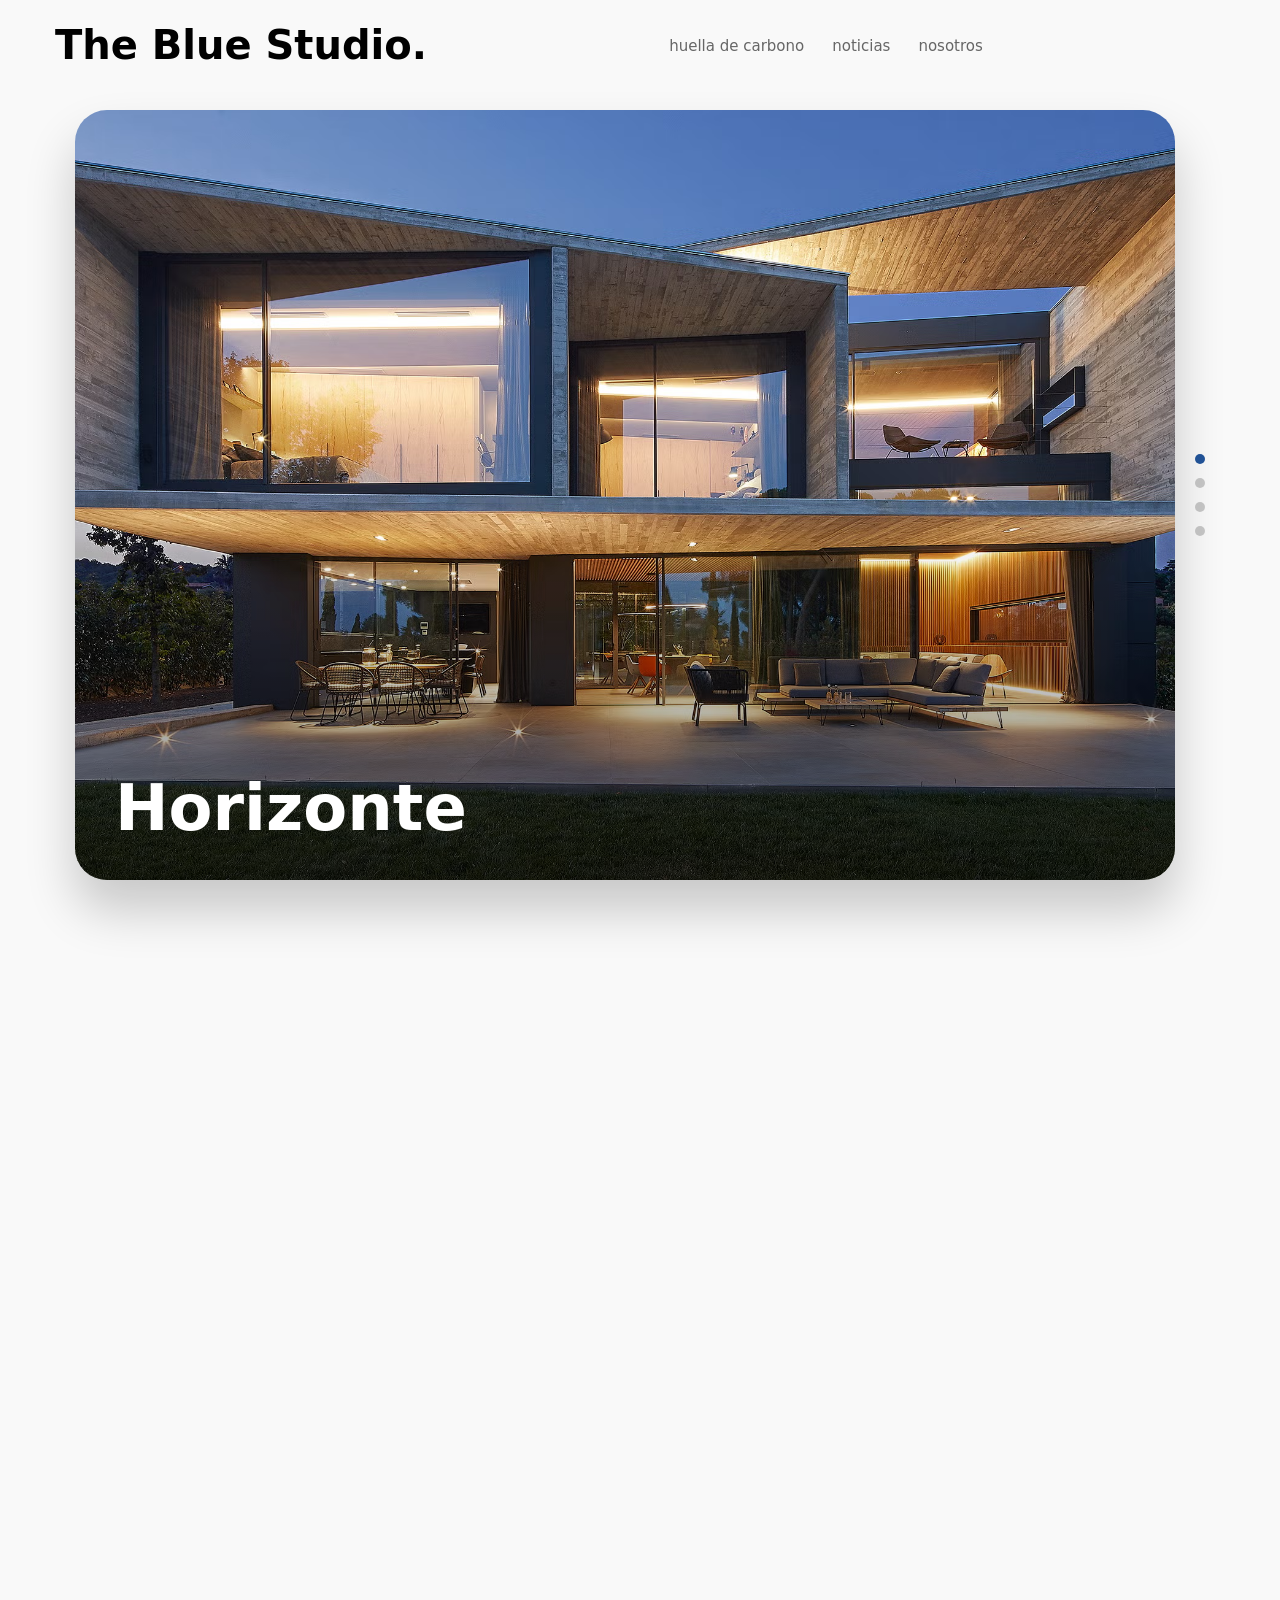
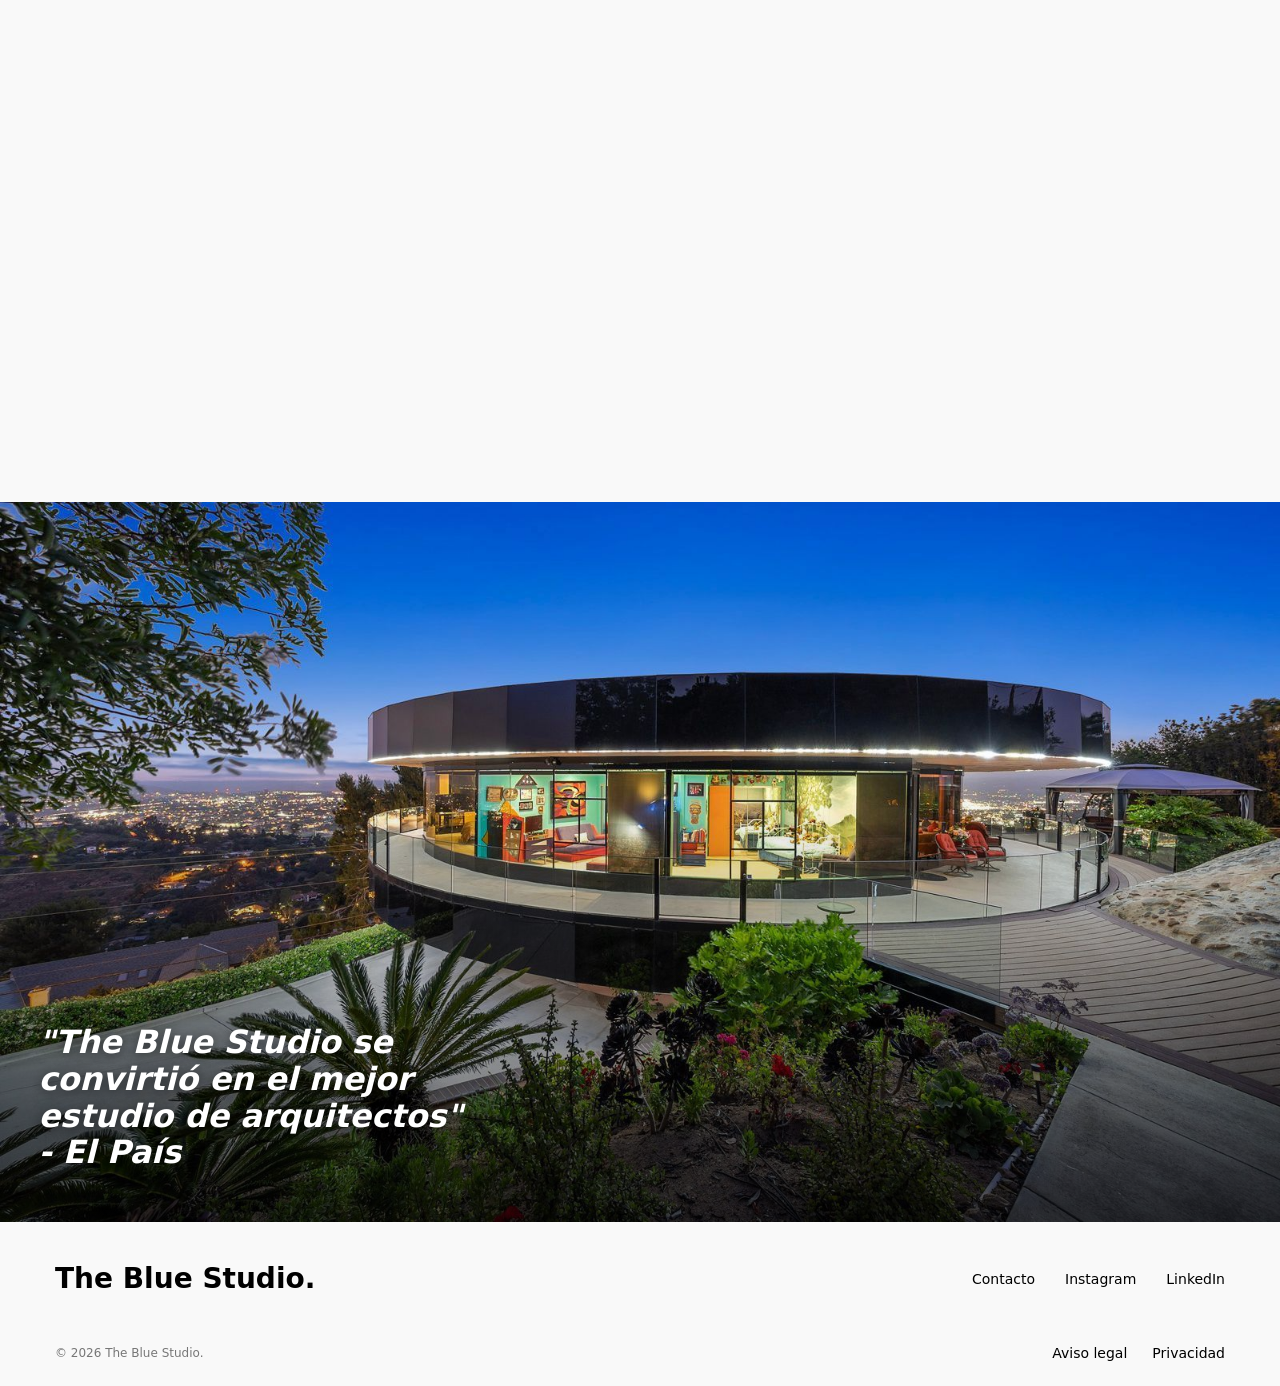
<file: index.html>
<!DOCTYPE html>
<html lang="es">
<head>
	<meta charset="UTF-8">
	<meta name="viewport" content="width=device-width, initial-scale=1.0">
	<meta property="og:title" content="The Blue Studio">
	<meta property="og:description" content="Estudio de arquitectura y diseño. Descubre nuestros proyectos, noticias y filosofía.">
	<meta property="og:type" content="website">
	<meta property="og:url" content="https://elestudioazul.netlify.app">
	<meta property="og:site_name" content="The Blue Studio">
	<title>TheBlueStudio</title>
	<link rel="stylesheet" href="css/style.css">
	<link rel="stylesheet" href="css/elementosStyle.css">
	<link rel="icon" type="image/png" href="img/casa4.jpg">
	<script defer src="js/header.js"></script>
	<script defer src="js/casas.js"></script>
</head>

<body>

	<header>
		<h1 class="logo">
			<a href="index.html">The Blue Studio.</a>
		</h1>

		<nav>
			<ul>
				<li><a href="huellaDeCarbono.html">huella de carbono</a></li>
				<li><a href="noticias.html">noticias</a></li>
				<li><a href="nosotros.html">nosotros</a></li>
			</ul>
		</nav>
	</header>

	<section class="casasScroll">
		<div class="casasCarrusel">
	
			<div class="carruselTarjeta">
				<div class="carruselSlide activo">
					<img src="img/casa1.avif" alt="Casa Horizonte">
					<h2>Horizonte</h2>
				</div>
				<div class="carruselSlide">
					<img src="img/casa2.jpg" alt="Casa Elemental">
					<h2>Elemental</h2>
				</div>
				<div class="carruselSlide">
					<img src="img/casa3.jpg" alt="Casa Siliente">
					<h2>Siliente</h2>
				</div>
				<div class="carruselSlide">
					<img src="img/casa4.jpg" alt="Casa Tangente">
					<h2>Tangente</h2>
				</div>
			</div>
	
			<div class="carruselDots">
				<span class="dot activo"></span>
				<span class="dot"></span>
				<span class="dot"></span>
				<span class="dot"></span>
			</div>
	
		</div>
	</section>

	<section class="citaProyecto">
		<h3 class="citaTexto">
			"The Blue Studio se<br>
			convirtió en el mejor<br>
			estudio de arquitectos"<br>
			- El País
		</h3>

		<img src="img/casaElPais.jpg" alt="Proyecto de The Blue Studio">
	</section>

	<footer>
		<div class="footer-principal">
			<h2>The Blue Studio.</h2>

			<div class="footer-links">
				<a>Contacto</a>
				<a>Instagram</a>
				<a>LinkedIn</a>
			</div>
		</div>

		<div class="footer-inferior">
			<p>© 2026 The Blue Studio.</p>

			<div>
				<a>Aviso legal</a>
				<a>Privacidad</a>
			</div>
		</div>
	</footer>

</body>
</html>
</file>
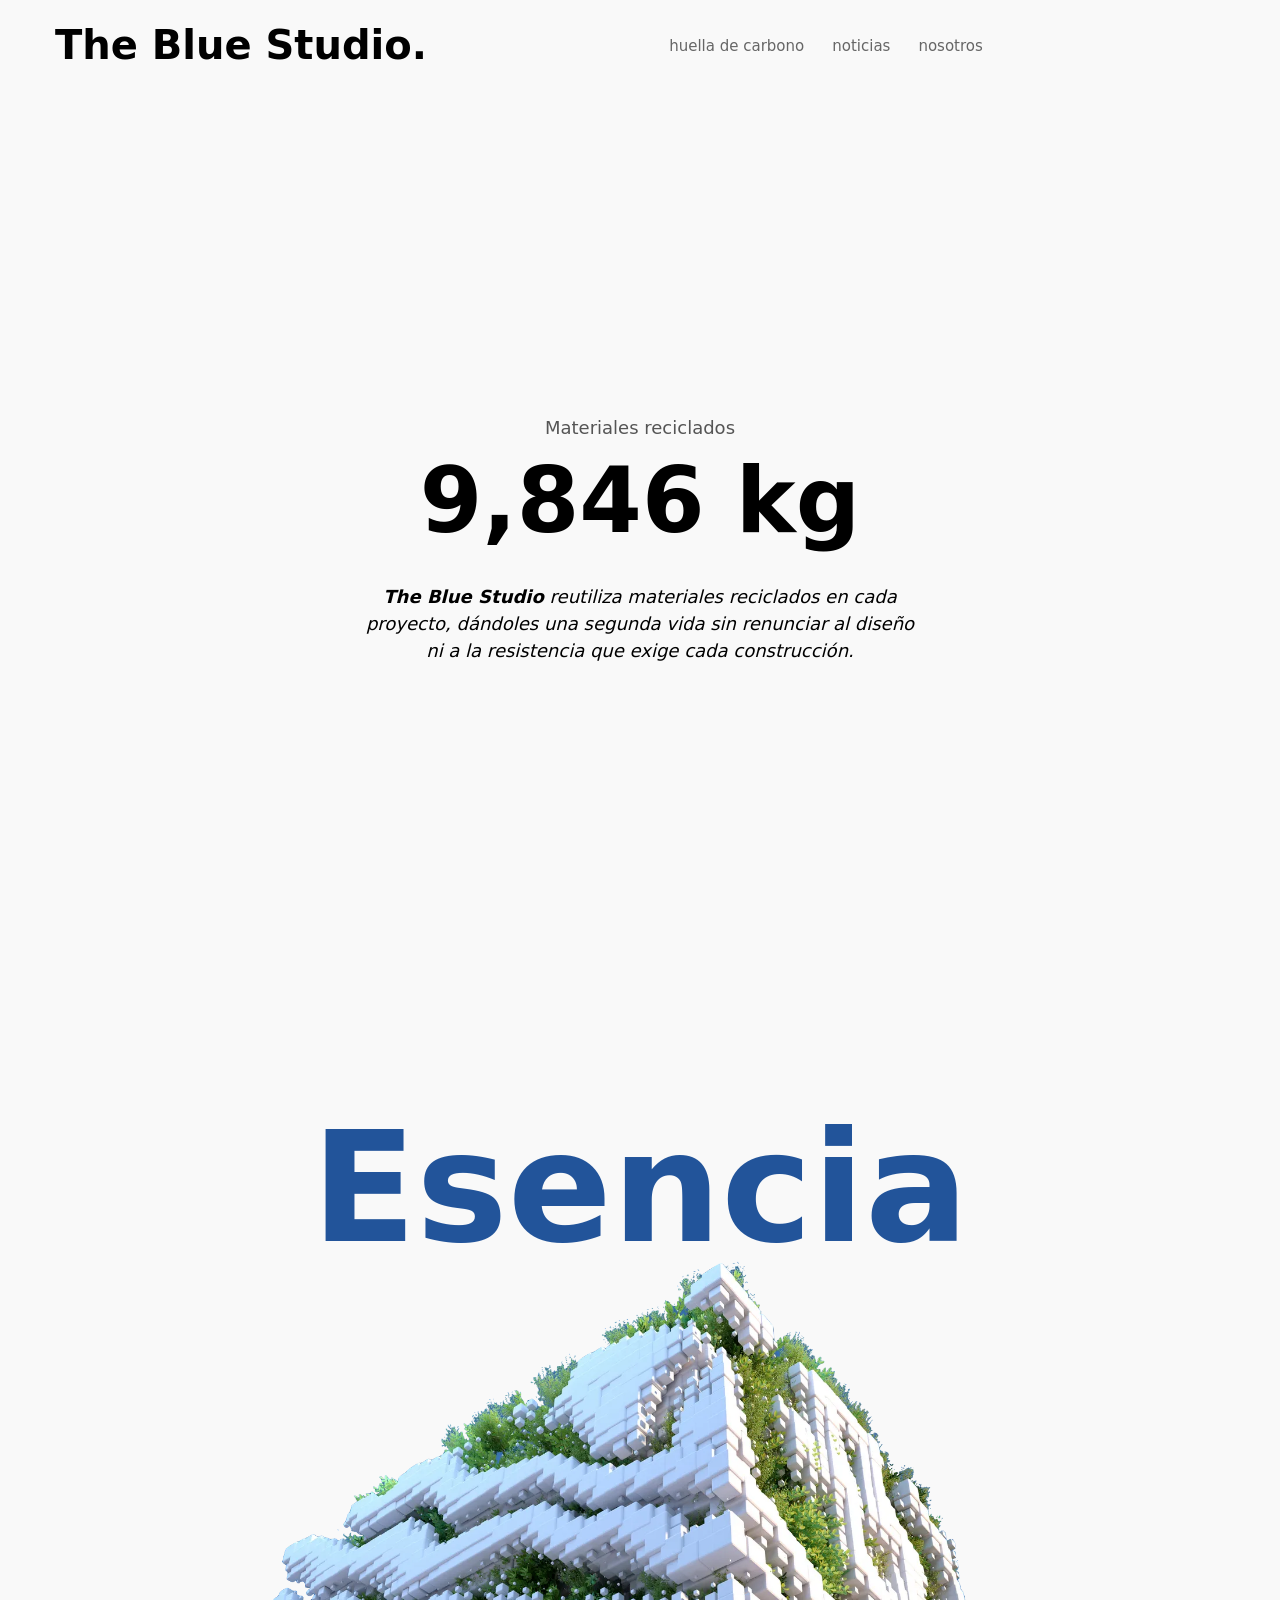
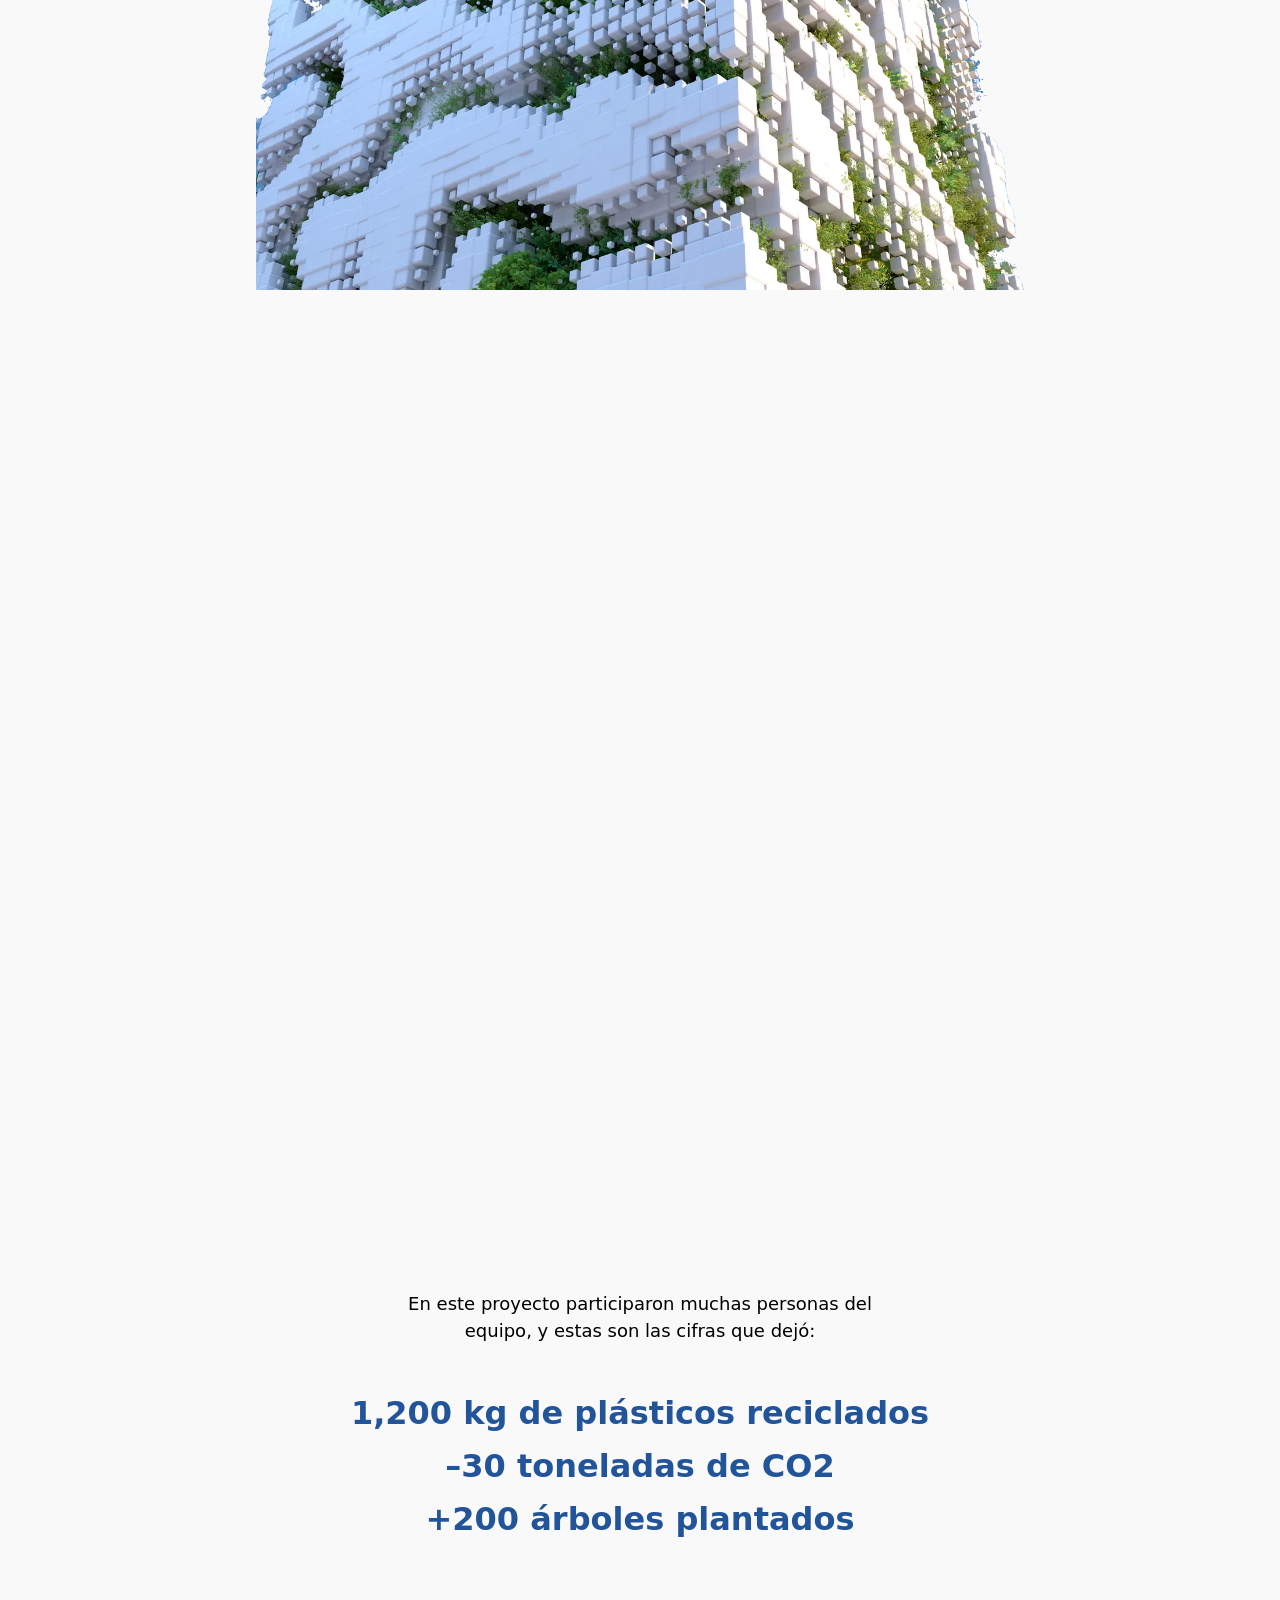
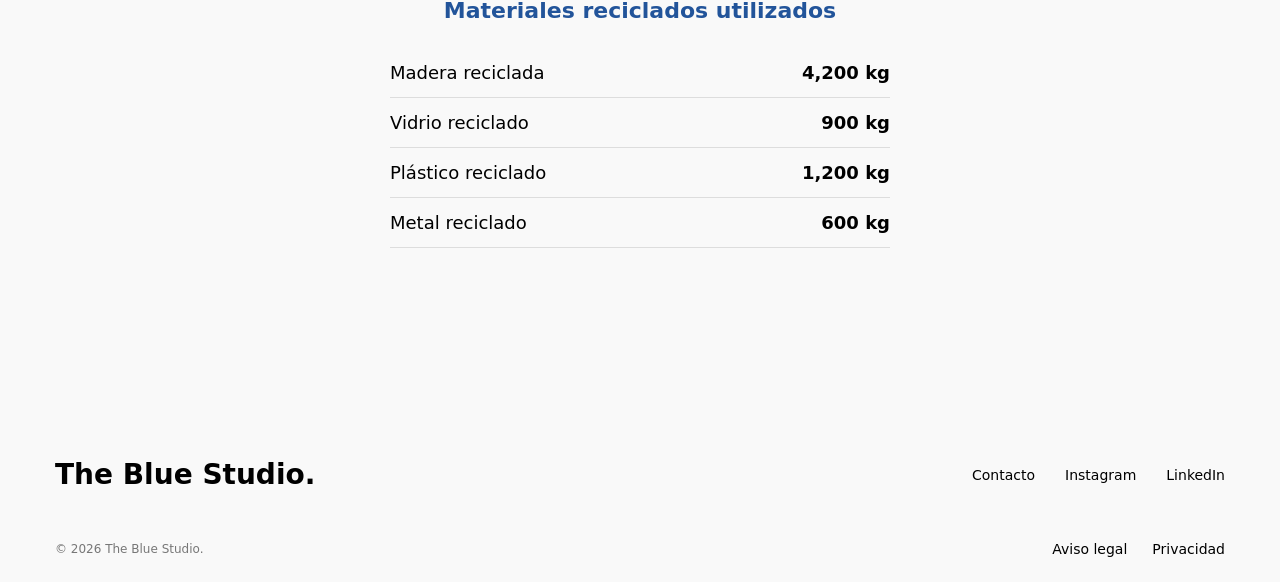
<file: huellaDeCarbono.html>
<!DOCTYPE html>
<html lang="es">
<head>
	<meta charset="UTF-8">
	<meta name="viewport" content="width=device-width, initial-scale=1.0">
	<meta property="og:title" content="The Blue Studio">
	<meta property="og:description" content="Estudio de arquitectura y diseño. Descubre nuestros proyectos, noticias y filosofía.">
	<meta property="og:type" content="website">
	<meta property="og:url" content="https://elestudioazul.netlify.app">
	<meta property="og:site_name" content="The Blue Studio">
	<title>Huella de carbono</title>

	<link rel="icon" type="image/png" href="img/casa4.png">
	<link rel="stylesheet" href="css/style.css">
	<link rel="stylesheet" href="css/elementosStyle.css">
	<link rel="stylesheet" href="css/huellaStyle.css">

	<script defer src="js/esencia.js"></script>
	<script defer src="js/header.js"></script>
	<script defer src="js/contador.js"></script>
</head>

<body>

	<header>
		<h1 class="logo">
			<a href="index.html">The Blue Studio.</a>
		</h1>

		<nav>
			<ul>
				<li><a href="huellaDeCarbono.html">huella de carbono</a></li>
				<li><a href="noticias.html">noticias</a></li>
				<li><a href="nosotros.html">nosotros</a></li>
			</ul>
		</nav>
	</header>

	<section class="pagina introHuella">
		<div class="introHuellaTexto">
			<p class="etiquetaHuella">Materiales reciclados</p>

			<p class="huella" id="contadorHuella">9,922 kg</p>

			<p class="parrafoHuella">
				<b>The Blue Studio</b> reutiliza materiales reciclados
				en cada proyecto, dándoles una segunda vida sin
				renunciar al diseño ni a la resistencia que exige
				cada construcción.
			</p>
		</div>
	</section>

	<section class="esenciaScroll">
		<div class="esencia">
	
			<h2>Esencia</h2>

	
			<div class="textoEsencia">
				<p>
					Casa <strong><em>Esencia</em></strong> es nuestro
					proyecto más significativo, ya que es
					construida con puros materiales reciclados
				</p>
			</div>

		<img src="img/casaEsencia.png" alt="Casa Esencia">
	
		</div>
	</section>

	<section class="resumenEsencia">

		<p class="introResumen">
			En este proyecto participaron muchas personas del equipo,
			y estas son las cifras que dejó:
		</p>

		<div class="cifrasEsencia">
			<p>1,200 kg de plásticos reciclados</p>
			<p>–30 toneladas de CO2</p>
			<p>+200 árboles plantados</p>
		</div>

		<div class="desglose">
			<h3>Materiales reciclados utilizados</h3>

			<ul>
				<li>
					<span>Madera reciclada</span>
					<span>4,200 kg</span>
				</li>

				<li>
					<span>Vidrio reciclado</span>
					<span>900 kg</span>
				</li>

				<li>
					<span>Plástico reciclado</span>
					<span>1,200 kg</span>
				</li>

				<li>
					<span>Metal reciclado</span>
					<span>600 kg</span>
				</li>
			</ul>
		</div>

	</section>

	<footer>
		<div class="footer-principal">
			<h2>The Blue Studio.</h2>

			<div class="footer-links">
				<a>Contacto</a>
				<a>Instagram</a>
				<a>LinkedIn</a>
			</div>
		</div>

		<div class="footer-inferior">
			<p>© 2026 The Blue Studio.</p>

			<div>
				<a>Aviso legal</a>
				<a>Privacidad</a>
			</div>
		</div>
	</footer>

</body>
</html>
</file>
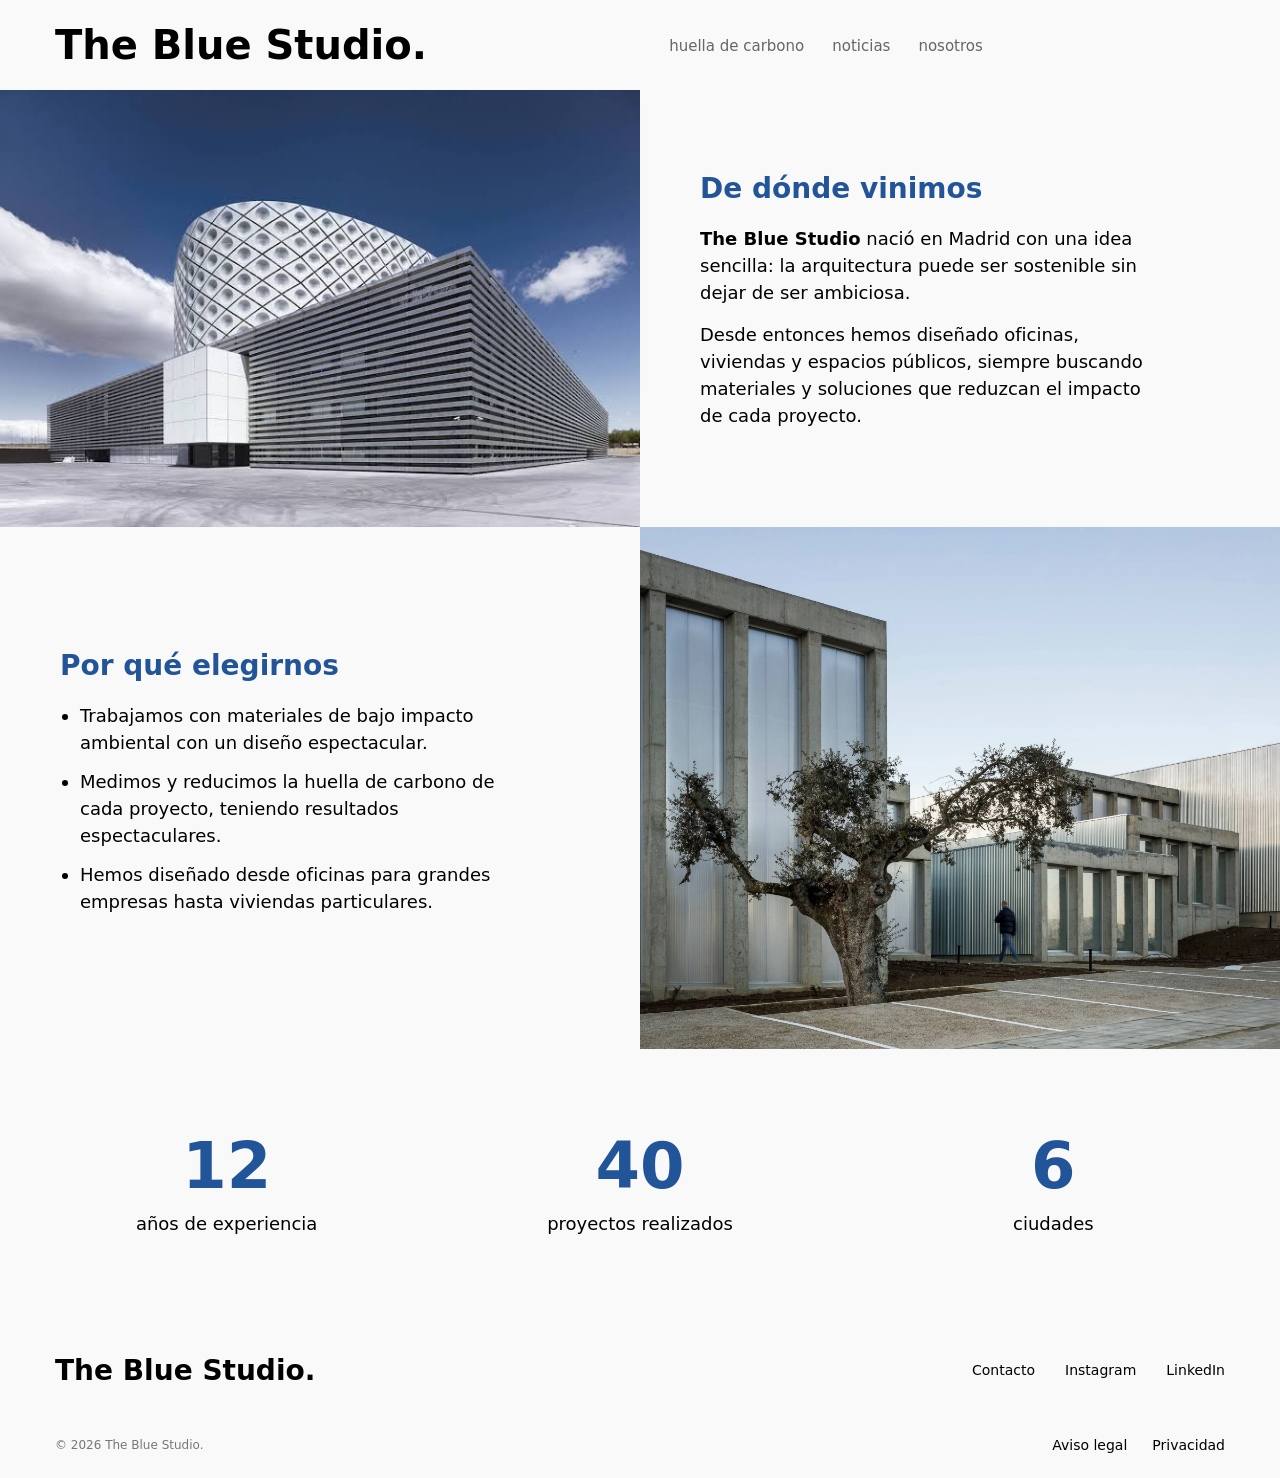
<file: nosotros.html>
<!DOCTYPE html>
<html lang="es">
<head>
	<meta charset="UTF-8">
	<meta name="viewport" content="width=device-width, initial-scale=1.0">
	<meta property="og:title" content="The Blue Studio">
	<meta property="og:description" content="Estudio de arquitectura y diseño. Descubre nuestros proyectos, noticias y filosofía.">
	<meta property="og:type" content="website">
	<meta property="og:url" content="https://elestudioazul.netlify.app">
	<meta property="og:site_name" content="The Blue Studio">
	<link rel="icon" type="image/png" href="img/casa4.png">
	<title>Nosotros</title>

	<link rel="stylesheet" href="css/style.css">
	<link rel="stylesheet" href="css/paginasStyle.css">

	<script defer src="js/header.js"></script>
</head>

<body>

	<header>
		<h1 class="logo">
			<a href="index.html">The Blue Studio.</a>
		</h1>

		<nav>
			<ul>
				<li><a href="huellaDeCarbono.html">huella de carbono</a></li>
				<li><a href="noticias.html">noticias</a></li>
				<li><a href="nosotros.html">nosotros</a></li>
			</ul>
		</nav>
	</header>

	<section class="bloqueMedia">

		<div class="bloqueImagen">
			<img src="img/somos.jpg" alt="The Blue Studio">
		</div>

		<div class="textoNosotros">
			<h3>De dónde vinimos</h3>

			<p>
				<b>The Blue Studio</b> nació en Madrid con una idea
				sencilla: la arquitectura puede ser sostenible sin
				dejar de ser ambiciosa.
			</p>

			<p>
				Desde entonces hemos diseñado oficinas, viviendas
				y espacios públicos, siempre buscando materiales y
				soluciones que reduzcan el impacto de cada proyecto.
			</p>
		</div>

		<div class="textoNosotros">
			<h3>Por qué elegirnos</h3>

			<ul>
				<li>
					Trabajamos con materiales de bajo impacto ambiental
					con un diseño espectacular.
				</li>

				<li>
					Medimos y reducimos la huella de carbono de cada
					proyecto, teniendo resultados espectaculares.
				</li>

				<li>
					Hemos diseñado desde oficinas para grandes empresas
					hasta viviendas particulares.
				</li>
			</ul>
		</div>

		<div class="bloqueImagen">
			<img src="img/porque.jpg" alt="Oficina de The Blue Studio">
		</div>

	</section>

	<section class="cifras">

		<div>
			<h4>12</h4>
			<p>años de experiencia</p>
		</div>

		<div>
			<h4>40</h4>
			<p>proyectos realizados</p>
		</div>

		<div>
			<h4>6</h4>
			<p>ciudades</p>
		</div>

	</section>

	<footer>
		<div class="footer-principal">
			<h2>The Blue Studio.</h2>

			<div class="footer-links">
				<a>Contacto</a>
				<a>Instagram</a>
				<a>LinkedIn</a>
			</div>
		</div>

		<div class="footer-inferior">
			<p>© 2026 The Blue Studio.</p>

			<div>
				<a>Aviso legal</a>
				<a>Privacidad</a>
			</div>
		</div>
	</footer>

</body>
</html>
</file>
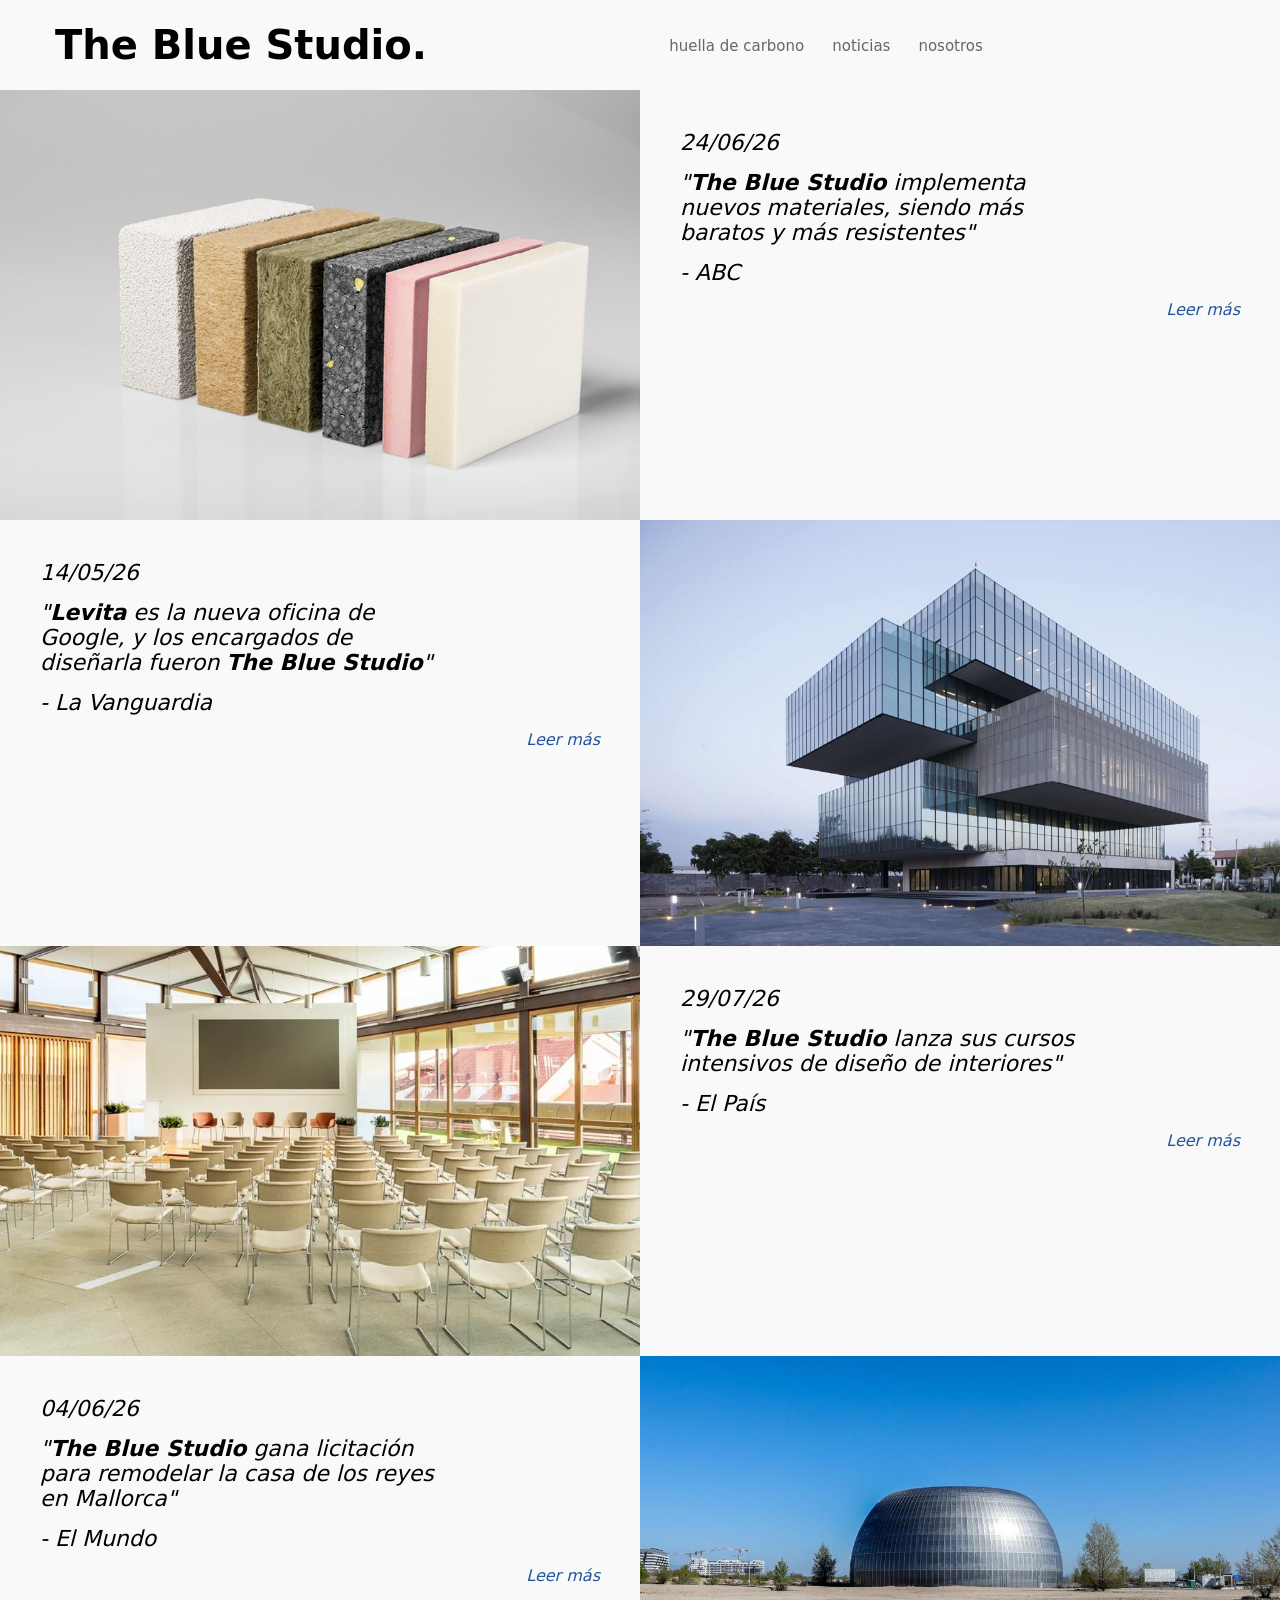
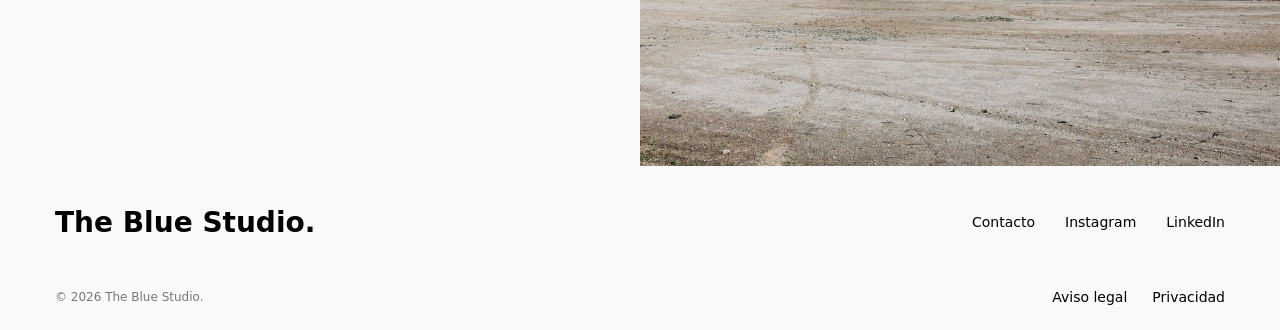
<file: noticias.html>
<!DOCTYPE html>
<html lang="es">
<head>
	<meta charset="UTF-8">
	<meta name="viewport" content="width=device-width, initial-scale=1.0">
	<meta property="og:title" content="The Blue Studio">
	<meta property="og:description" content="Estudio de arquitectura y diseño. Descubre nuestros proyectos, noticias y filosofía.">
	<meta property="og:type" content="website">
	<meta property="og:url" content="https://elestudioazul.netlify.app">
	<meta property="og:site_name" content="The Blue Studio">
	<link rel="icon" type="image/png" href="img/casa4.png">
	<title>Noticias</title>

	<link rel="stylesheet" href="css/style.css">
	<link rel="stylesheet" href="css/paginasStyle.css">

	<script defer src="js/header.js"></script>
</head>

<body>

	<header>
		<h1 class="logo">
			<a href="index.html">The Blue Studio.</a>
		</h1>

		<nav>
			<ul>
				<li><a href="huellaDeCarbono.html">huella de carbono</a></li>
				<li><a href="noticias.html">noticias</a></li>
				<li><a href="nosotros.html">nosotros</a></li>
			</ul>
		</nav>
	</header>

	<section class="bloqueMedia">

		<div class="bloqueImagen">
			<img src="img/materiales.jpg" alt="Nuevos materiales">
		</div>

		<div class="bloqueTexto">
			<p>24/06/26</p>

			<p>
				"<b>The Blue Studio</b> implementa nuevos materiales,
				siendo más baratos y más resistentes"
			</p>

			<p>- ABC</p>

			<a>Leer más</a>
		</div>

		<div class="bloqueTexto">
			<p>14/05/26</p>

			<p>
				"<b>Levita</b> es la nueva oficina de Google,
				y los encargados de diseñarla fueron
				<b>The Blue Studio</b>"
			</p>

			<p>- La Vanguardia</p>

			<a>Leer más</a>
		</div>

		<div class="bloqueImagen">
			<img src="img/oficinas.jpg" alt="Oficina Levita">
		</div>

	</section>

	<section class="bloqueMedia">

		<div class="bloqueImagen">
			<img src="img/superclass.jpg" alt="Curso de diseño de interiores">
		</div>

		<div class="bloqueTexto">
			<p>29/07/26</p>

			<p>
				"<b>The Blue Studio</b> lanza sus cursos intensivos
				de diseño de interiores"
			</p>

			<p>- El País</p>

			<a>Leer más</a>
		</div>

		<div class="bloqueTexto">
			<p>04/06/26</p>

			<p>
				"<b>The Blue Studio</b> gana licitación para remodelar
				la casa de los reyes en Mallorca"
			</p>

			<p>- El Mundo</p>

			<a>Leer más</a>
		</div>

		<div class="bloqueImagen">
			<img src="img/casitaRedonda.jpg" alt="Casa de los reyes en Mallorca">
		</div>

	</section>

	<footer>
		<div class="footer-principal">
			<h2>The Blue Studio.</h2>

			<div class="footer-links">
				<a>Contacto</a>
				<a>Instagram</a>
				<a>LinkedIn</a>
			</div>
		</div>

		<div class="footer-inferior">
			<p>© 2026 The Blue Studio.</p>

			<div>
				<a>Aviso legal</a>
				<a>Privacidad</a>
			</div>
		</div>
	</footer>

</body>
</html>
</file>
<file: css/style.css>
:root {
	--fondo: #f9f9f9;
	--azul: #22549A;
}

* {
	margin: 0;
	padding: 0;
	box-sizing: border-box;
}

body {
	padding-top:90px;
	font-family: system-ui;
	overflow-x: hidden;
	background: var(--fondo);
}

section {
	background: var(--fondo);
}

.pagina {
	height: 100dvh;
}

header {
	position: fixed;
	top: 0;
	left: 0;
	right: 0;
	height: 90px;
	padding: 0 55px;
	display: grid;
	grid-template-columns: auto 1fr;
	align-items: center;
	background: transparent;
	transition: transform 0.5s, background 0.3s, backdrop-filter 0.3s;
	z-index: 10;
}

.conFondo {
	background: rgba(249, 249, 249, 0.3);
	backdrop-filter: blur(10px);
	-webkit-backdrop-filter: blur(10px);
}


.logo a {
	color: #000;
	font-size: 40px;
	text-decoration: none;
	white-space: nowrap;
}

nav {
	grid-column: 2;
	justify-self: center;
}

nav ul {
	display: flex;
	align-items: center;
	gap: 28px;
	list-style: none;
}

nav a {
	color: #666;
	font-size: 15px;
	text-decoration: none;
	transition: color 0.2s;
}

nav a:hover {
	color: var(--azul);
}

.hide{
	transform: translateY(-100%);
}

footer {
	padding: 40px 55px 25px;
	background: var(--fondo);
}

.footer-principal {
	display: flex;
	justify-content: space-between;
	align-items: center;
	padding-bottom: 50px;
}

.footer-principal h2 {
	font-size: 28px;
}

.footer-links {
	display: flex;
	gap: 30px;
}

.footer-links a,
.footer-inferior a {
	color: #000;
	font-size: 14px;
	text-decoration: none;
	transition: color 0.2s;
}

.footer-links a:hover,
.footer-inferior a:hover {
	color: var(--azul);
}

.footer-inferior {
	display: flex;
	justify-content: space-between;
	align-items: center;
	color: #777;
	font-size: 12px;
}

.footer-inferior div {
	display: flex;
	gap: 25px;
}

@media (max-width: 800px) {

	header {
		height: auto;
		padding: 20px;
		display: flex;
		flex-direction: column;
		gap: 20px;
	}

	.logo a {
		font-size: 32px;
	}

	nav ul {
		flex-wrap: wrap;
		justify-content: center;
		gap: 15px;
	}

	footer {
		padding: 35px 20px 20px;
	}

	.footer-principal,
	.footer-inferior {
		flex-direction: column;
		gap: 25px;
		text-align: center;
	}

	.footer-principal {
		padding-bottom: 35px;
	}

	.footer-links {
		gap: 20px;
	}
}
</file>
<file: css/elementosStyle.css>
.citaProyecto {
	position: relative;
	margin-top: clamp(40px, 8vw, 120px);
}

.citaProyecto img {
	width: 100%;
	aspect-ratio: 16 / 9;
	max-height: 100dvh;
	object-fit: cover;
	display: block;
}

.citaProyecto::after {
	content: "";
	position: absolute;
	inset: 0;
	z-index: 2;
	background: linear-gradient(to top, rgba(0, 0, 0, 0.65) 0%, rgba(0, 0, 0, 0) 60%);
}

.citaTexto {
	position: absolute;
	z-index: 3;
	bottom: clamp(20px, 4vw, 60px);
	left: clamp(20px, 3vw, 50px);
	right: clamp(20px, 3vw, 50px);
	max-width: 70%;
	color: #fff;
	font-size: clamp(16px, 2.5vw, 40px);
	font-style: italic;
	font-weight: bold;
	line-height: 1.15;
	text-shadow: 0 2px 12px rgba(0, 0, 0, 0.5);
}

.esenciaScroll {
	height: 200dvh;
	position: relative;
}

.esencia {
	position: sticky;
	top: 0;
	width: 100%;
	height: 100dvh;
}

.esencia h2 {
	position: absolute;
	z-index: 1;
	top: 100px;
	left: 0;
	right: 0;
	text-align: center;
	color: var(--azul);
	font-size: clamp(70px, 12vw, 180px);
	top: 12dvh;
	font-size: min(12vw, 20dvh);
}

.esencia img {
	position: absolute;
	z-index: 2;
	bottom: 0;
	left: 20%;
	width: 60%;
	max-height: 85%;
	object-fit: contain;
	object-position: bottom;
	max-height: 72%;
}

.textoEsencia {
	position: absolute;
	z-index: 3;
	right: 8%;
	top: 38%;
	width: 32%;
	opacity: 0;
	font-size: clamp(22px, 2.6vw, 40px);
	line-height: 1.25;
	top: 45%;
}

.textoEsencia p {
	color: #333;
}

.casasScroll {
	height: 400dvh;
	position: relative;
	margin-top: -90px;
}

.casasCarrusel {
	position: sticky;
	top: 0;
	height: 100dvh;
	display: flex;
	align-items: center;
	justify-content: center;
	gap: 20px;
	padding: 20px;
	transition: padding-top 0.5s;
}

.carruselTarjeta {
	position: relative;
	width: min(1100px, 92vw);
	aspect-ratio: 4 / 3;
	max-height: 100%;
	border-radius: 32px;
	overflow: hidden;
	box-shadow: 0 30px 50px rgba(0, 0, 0, 0.2);
}

.carruselSlide {
	position: absolute;
	inset: 0;
	opacity: 0;
	transition: opacity 0.6s ease;
}

.carruselSlide.activo {
	opacity: 1;
}

.carruselSlide img {
	width: 100%;
	height: 100%;
	object-fit: cover;
	display: block;
}

.carruselSlide::after {
	content: "";
	position: absolute;
	inset: 0;
	background: linear-gradient(to top, rgba(0, 0, 0, 0.55) 0%, rgba(0, 0, 0, 0) 45%);
}

.carruselSlide h2 {
	position: absolute;
	z-index: 1;
	left: 40px;
	right: 40px;
	bottom: 35px;
	color: white;
	font-size: clamp(32px, 5vw, 64px);
}

.carruselDots {
	display: flex;
	flex-direction: column;
	gap: 14px;
}

.carruselDots .dot {
	width: 10px;
	height: 10px;
	border-radius: 50%;
	background: #c7c7c7;
	transition: background 0.3s;
}

.carruselDots .dot.activo {
	background: var(--azul);
}

@media (max-width: 800px) {

	.carruselTarjeta {
		aspect-ratio: 3 / 4;
		border-radius: 22px;
	}

	.carruselSlide h2 {
		left: 24px;
		right: 24px;
		bottom: 24px;
	}

	.casasCarrusel {
		padding: 20px 12px;
		gap: 12px;
	}

	.esenciaScroll {
		height: 130dvh;
	}

	.esencia {
		display: flex;
		flex-direction: column;
		align-items: center;
		gap: 20px;
		padding-top: 40px;
	}

	.esencia h2,
	.esencia img,
	.textoEsencia {
		position: static;
	}

	.esencia h2 {
		font-size: min(14vw, 15dvh, 100px);
	}

	.esencia img {
		width: 90%;
		max-height: none;
		flex: 1;
		min-height: 0;
	}

	.textoEsencia {
		width: auto;
		padding: 0 8%;
		text-align: center;
		font-size: min(5vw, 4dvh, 30px);
	}
}
</file>
<file: css/huellaStyle.css>
.introHuella {
	display: flex;
	align-items: center;
	justify-content: center;
}

.introHuellaTexto {
	max-width: 600px;
	padding: 0 20px;
	text-align: center;
}

.etiquetaHuella {
	margin-bottom: 10px;
	color: #555;
	font-size: 18px;
}

.huella {
	margin-bottom: 30px;
	font-size: clamp(50px, 8vw, 90px);
	font-weight: bold;
	font-variant-numeric: tabular-nums;
	transition: color 0.4s;
}

.sube {
	color: var(--azul);
}

.parrafoHuella {
	font-size: 18px;
	font-style: italic;
	line-height: 1.5;
}

.resumenEsencia {
	padding: 100px 20px;
	text-align: center;
}

.introResumen {
	max-width: 500px;
	margin: 0 auto 50px;
	font-size: 18px;
	line-height: 1.5;
}

.cifrasEsencia {
	margin-bottom: 60px;
}

.cifrasEsencia p {
	margin-bottom: 15px;
	color: var(--azul);
	font-size: clamp(22px, 3vw, 32px);
	font-weight: bold;
}

.desglose {
	max-width: 500px;
	margin: 0 auto 70px;
	text-align: left;
}

.desglose h3 {
	margin-bottom: 25px;
	color: var(--azul);
	font-size: 22px;
	text-align: center;
}

.desglose ul {
	list-style: none;
}

.desglose li {
	display: flex;
	justify-content: space-between;
	padding: 14px 0;
	border-bottom: 1px solid #ddd;
	font-size: 18px;
}

.desglose li :last-child {
	font-weight: bold;
}
</file>
<file: css/paginasStyle.css>
.bloqueMedia {
	display: grid;
	grid-template-columns: 1fr 1fr;
}

.bloqueMedia div {
	min-height: max(32vw, 300px);
}

.bloqueImagen img {
	width: 100%;
	height: 100%;
	display: block;
	object-fit: cover;
}

.bloqueTexto {
	padding: 40px;
	background-color: var(--fondo);
	font-style: italic;
}

.bloqueTexto p {
	max-width: 400px;
	margin-bottom: 15px;
	font-size: 22px;
}

.bloqueTexto a {
	float: right;
	color: var(--azul);
	text-decoration: none;
}

.textoNosotros {
	display: flex;
	flex-direction: column;
	justify-content: center;
	padding: 60px;
	background-color: var(--fondo);
}

.textoNosotros h3 {
	margin-bottom: 20px;
	color: var(--azul);
	font-size: 28px;
}

.textoNosotros p,
.textoNosotros li {
	max-width: 450px;
	font-size: 18px;
	line-height: 1.5;
}

.textoNosotros p {
	margin-bottom: 15px;
}

.textoNosotros ul {
	padding-left: 20px;
}

.textoNosotros li {
	margin-bottom: 12px;
}

.cifras {
	display: grid;
	grid-template-columns: repeat(3, 1fr);
	padding: 80px 20px;
	text-align: center;
}

.cifras h4 {
	color: var(--azul);
	font-size: clamp(40px, 5vw, 70px);
}

.cifras p {
	margin-top: 10px;
	font-size: 18px;
}

@media (max-width: 700px) {

	.bloqueMedia {
		grid-template-columns: 1fr;
	}

	.bloqueMedia div { 
		min-height: 0; 
	}

	.bloqueTexto:nth-child(3) {
		order: 1;
	}

	.bloqueImagen {
		height: 260px;
	}

	.bloqueTexto,
	.textoNosotros {
		padding: 25px;
	}

	.cifras {
		grid-template-columns: 1fr;
		row-gap: 40px;
	}
}
</file>
